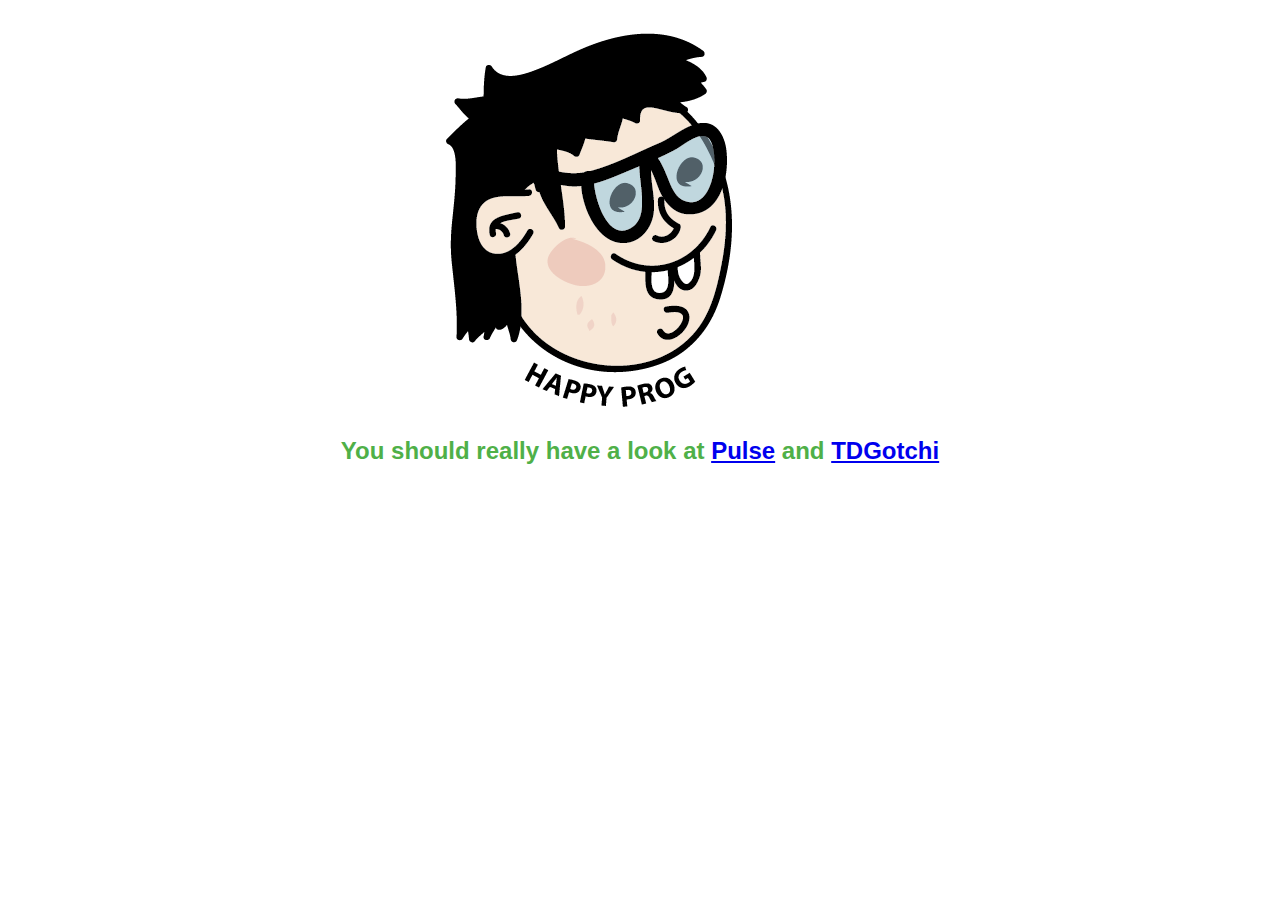
<file: index.html>
<html>
  <head>
    <title>HappyProg</title>
    <link rel="stylesheet" href="css/960.css" type="text/css"
    media="all" />
    <link rel="stylesheet" href="css/text.css" type="text/css"
    media="all" />
    <link rel="stylesheet" href="css/reset.css" type="text/css"
    media="all" />
    <link rel="stylesheet" href="css/sbastn.css" type="text/css" media="screen" />
    <script type="text/javascript">
      var _gaq = _gaq || [];
      _gaq.push(['_setAccount', 'UA-22086066-1']);
      _gaq.push(['_trackPageview']);

      (function() {
      var ga = document.createElement('script'); ga.type = 'text/javascript'; ga.async = true;
      ga.src = ('https:' == document.location.protocol ? 'https://ssl' : 'http://www') + '.google-analytics.com/ga.js';
      var s = document.getElementsByTagName('script')[0]; s.parentNode.insertBefore(ga, s);
      })();
    </script>
  </head>
  <body>
    <div class="container_12">
      <div class="grid_3 push_3">
        <img src="images/happyprog-large.png" alt="happyprog logo" />
      </div>
      <div class="clear"></div>
      <div class="grid_12 subtitle">
        <p>You should really have a look
        at <a href="http://www.happyprog.com/pulse/">Pulse</a>
        and <a href="http://www.happyprog.com/tdgotchi/">TDGotchi </a> </p> 
      </div>
    </div>
  </body>
</html>
</file>
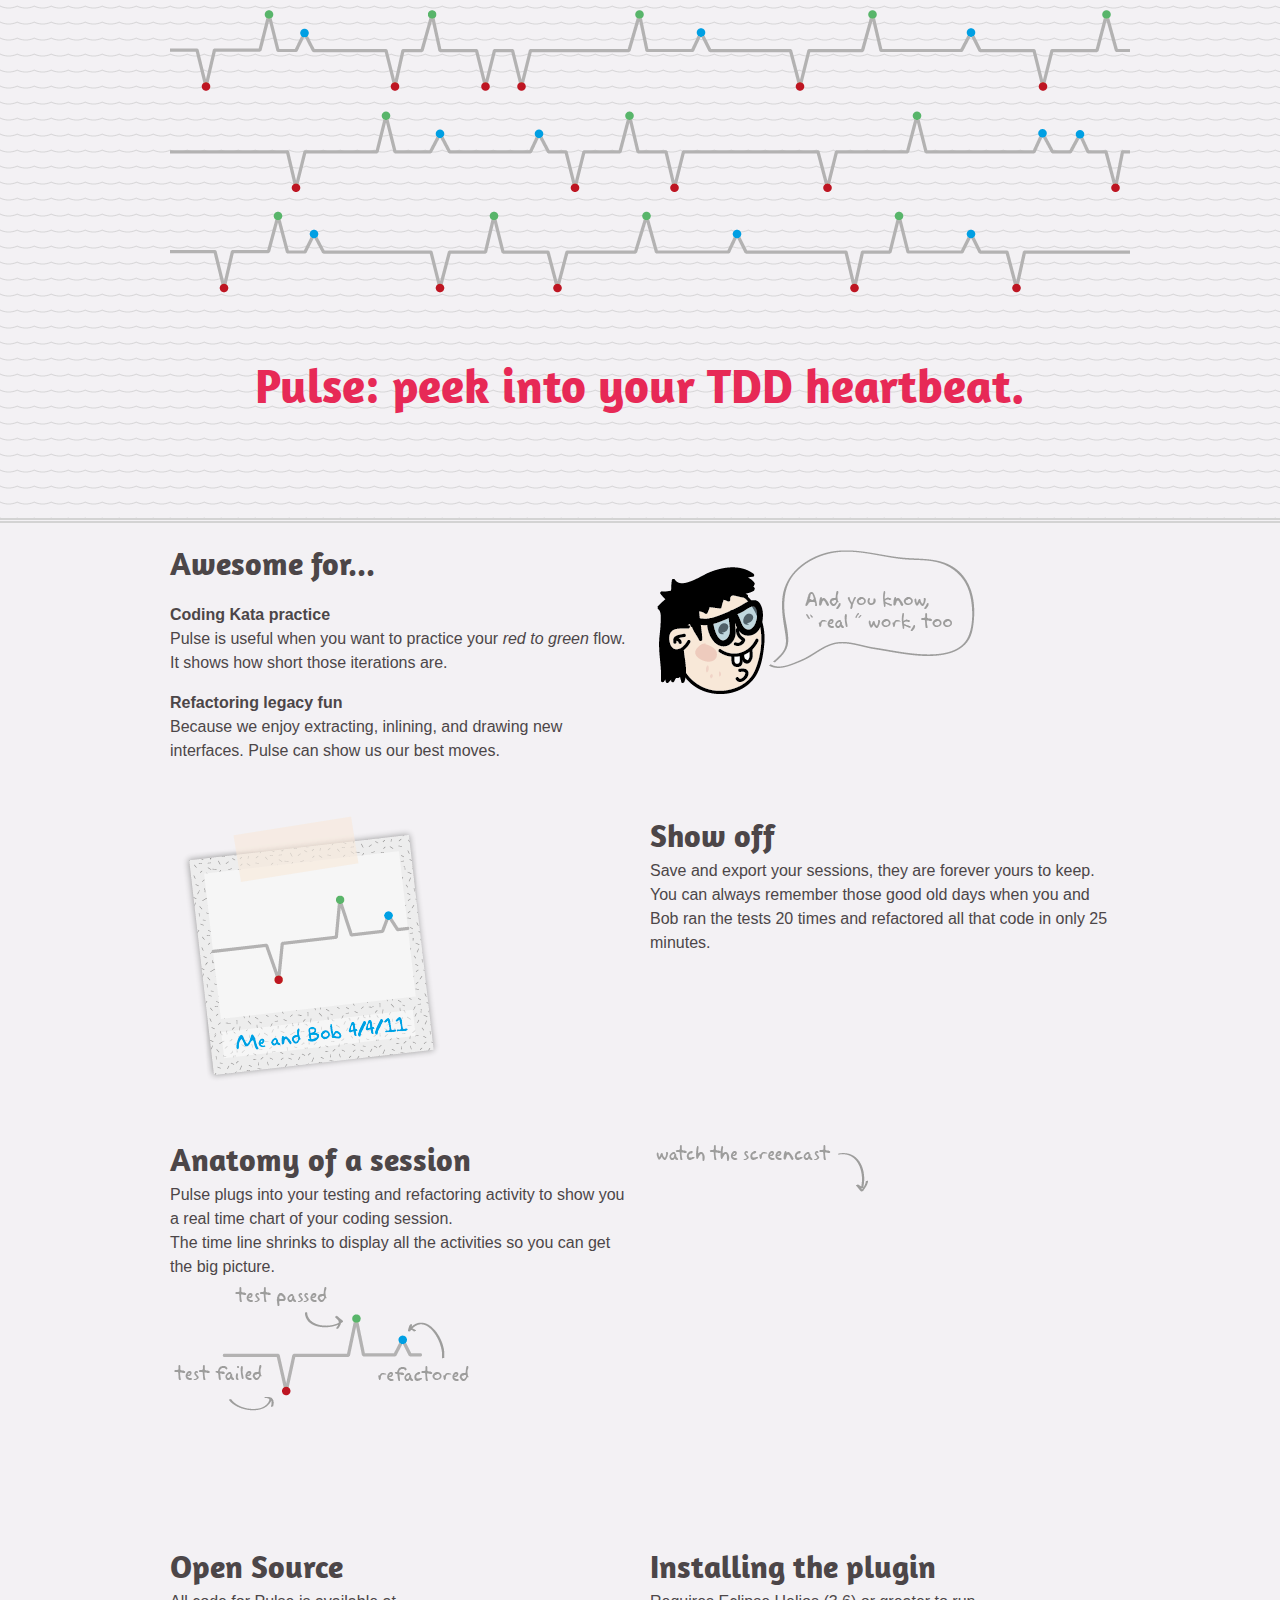
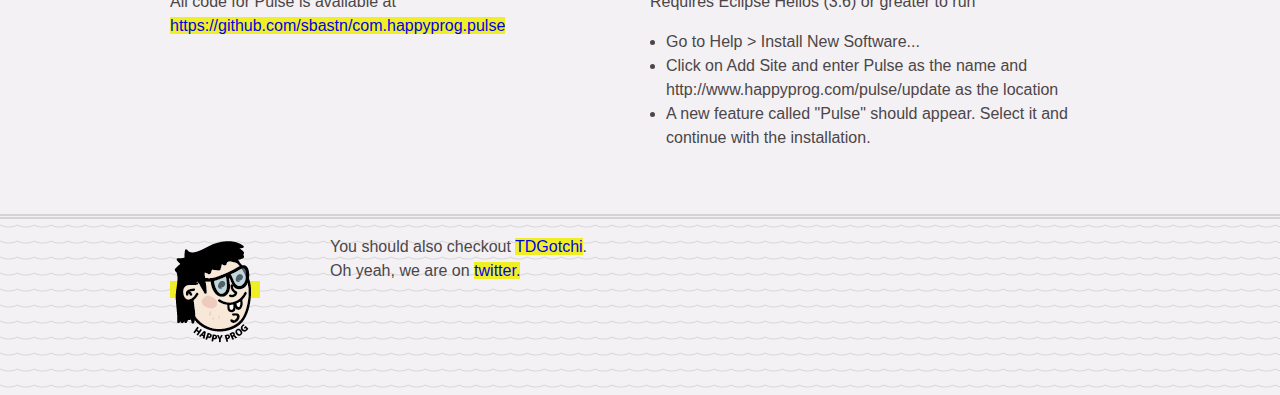
<file: pulse/index.html>
<html>
  <head>
    <title>happyprog - pulse</title>
    <link href='http://fonts.googleapis.com/css?family=Amaranth' rel='stylesheet' type='text/css'>
    <link rel="stylesheet" href="../css/960.css" type="text/css"
          media="all" />
    <link rel="stylesheet" href="../css/text.css" type="text/css"
          media="all" />
    <link rel="stylesheet" href="../css/reset.css" type="text/css"
          media="all" />
    <link rel="stylesheet" href="../css/pulse.css" type="text/css"
          media="all" />
    <script type="text/javascript">
      var _gaq = _gaq || []; 
      _gaq.push(['_setAccount', 'UA-22086066-1']); 
      _gaq.push(['_trackPageview']); 

      (function() { 
      var ga = document.createElement('script'); ga.type = 'text/javascript'; ga.async = true; 
      ga.src = ('https:' == document.location.protocol ? 'https://ssl' : 'http://www') + '.google-analytics.com/ga.js'; 
      var s = document.getElementsByTagName('script')[0]; s.parentNode.insertBefore(ga, s); 
      })(); 
    </script>
  </head>
  <body>
    <div class="intro">
      <div class="container_12">
        <div class="grid_12">
          <img src="../images/pulse-15.png" alt="happyprog" />
          <img src="../images/pulse-16.png" alt="happyprog" />
          <img src="../images/pulse-17.png" alt="happyprog" />
        </div>
        <div class="clear"></div>
        <div class="grid_12">
          <p class="bigtitle">Pulse: peek into your TDD heartbeat.</p>
        </div>
        <div class="clear space"></div>
      </div>
    </div>

    <div class="features">
      <div class="container_12">
        <div class="grid_6">
          <h1>Awesome for...</h1>
          <h2>Coding Kata practice</h2>
          <p>Pulse is useful when you want to practice your <em>red
              to green</em> flow. It shows how short those
            iterations are.</p>
          <h2>Refactoring legacy fun</h2>
          <p>Because we enjoy extracting, inlining, and drawing new
            interfaces. Pulse can show us our best moves.</p>
        </div>

        <div class="grid_6">
          <img src="../images/pulse-real-work-22.png" class="" alt="" />
        </div>
        <div class="clear space"></div>

        <div class="grid_6">
          <img src="../images/pulse-souvenir-21.png" class="" alt="" />
        </div>
        <div class="grid_6">
          <h1>Show off</h1>
          <p>Save and export your sessions, they are forever yours to
            keep. You can always remember those good old days when
            you and Bob ran the tests 20 times and refactored all that
            code in only 25 minutes.</p>
        </div>
        <div class="clear space"></div>

        <div class="grid_6">
          <h1>Anatomy of a session</h1>
          <p>Pulse plugs into your testing and refactoring activity to
            show you a real time chart of your coding session.</p>
          <p>The time line shrinks to display all the activities so you
            can get the big picture.</p>
          <img src="../images/pulse-anatomy-18.png" class="" alt="" />
        </div>
        <div class="grid_6">
          <img src="../images/pulse-watch-19.png" class="" alt="" />
          <iframe src="http://player.vimeo.com/video/21092674?byline=0&amp;portrait=0" width="400" height="300" frameborder="0"></iframe>
        </div>
        <div class="clear space"></div>

        <div class="grid_6">
          <h1>Open Source</h1>
          <p>All code for Pulse is available at <a href="https://github.com/sbastn/com.happyprog.pulse">https://github.com/sbastn/com.happyprog.pulse</a></p>
        </div>
        <div class="grid_6">
          <h1>Installing the plugin</h1>
          <p>Requires Eclipse Helios (3.6) or greater to run</p>
          <ul class="list-of-things">
            <li>Go to Help &gt; Install New Software...</li>
            <li>Click on Add Site and enter Pulse as the name and
              http://www.happyprog.com/pulse/update as the location</li>
            <li>A new feature called "Pulse" should appear. Select it
              and continue with the installation.</li>
          </ul>
        </div>
        <div class="clear space"></div>
      </div>
    </div>

    <div class="footer">
      <div class="container_12">
        <div class="grid_2">
          <a href="http://www.happyprog.com">
            <img src="../images/small-happyprog-logo.png" border="0"/>
          </a> 
        </div>
        <div class="grid_4">
          <p>You should also checkout <a href="http://www.happyprog.com/tdgotchi/">TDGotchi</a>.</p> 
          <p>Oh yeah, we are on <a href="http://twitter.com/iamhappyprog">twitter.</a></p>
        </div>
        <div class="grid_6 small">
          
        </div>
      </div>
      <div class="clear space"> </div>
    </div>
  </body>
</html>
</file>
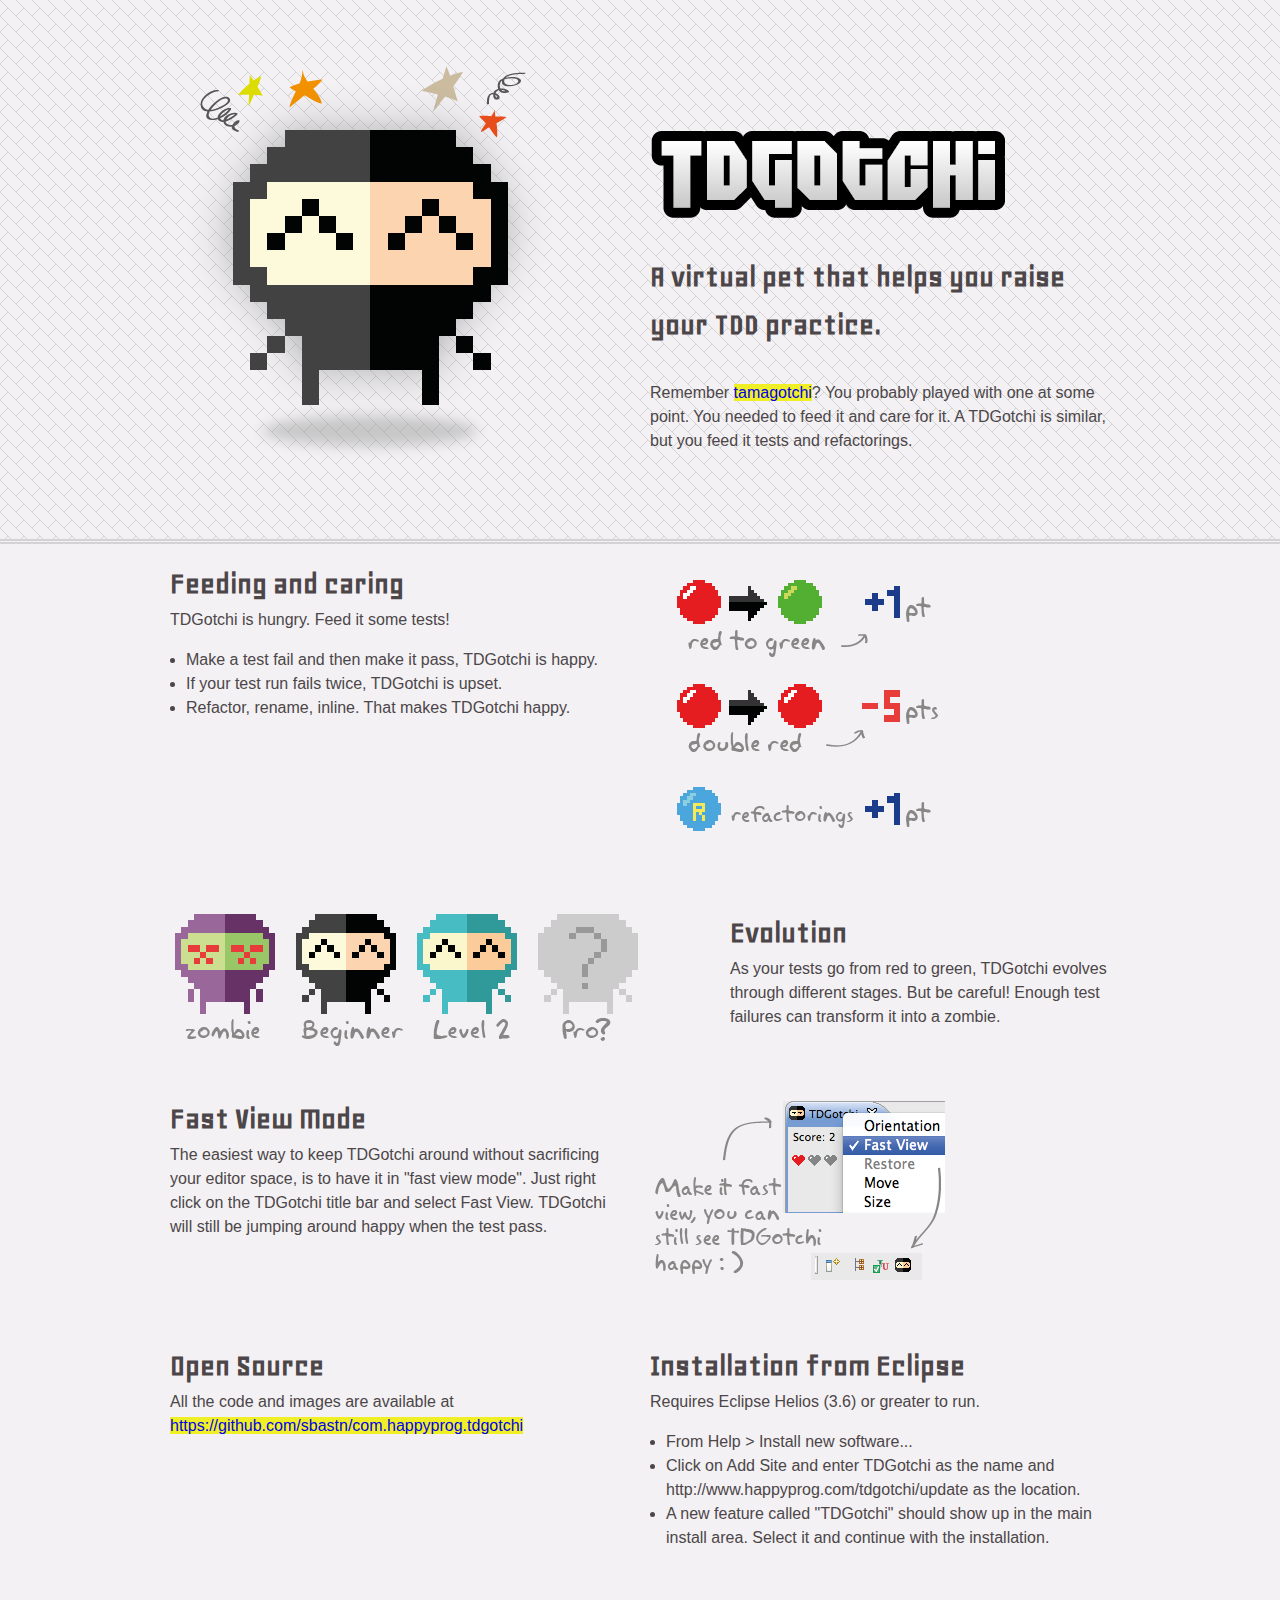
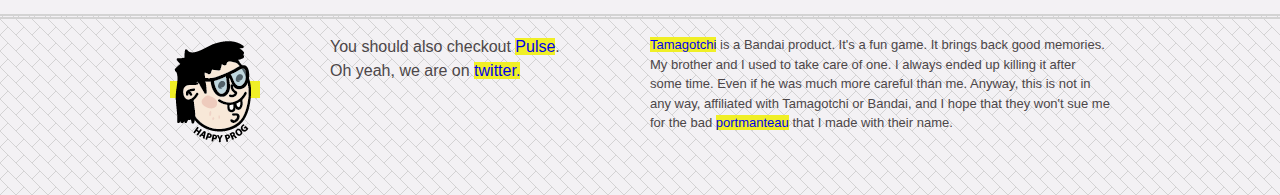
<file: tdgotchi/index.html>
<html>
  <head>
    <title>happyprog - TDGotchi</title>
    <link href='http://fonts.googleapis.com/css?family=Geo'
          rel='stylesheet' type='text/css'>
    <link rel="stylesheet" href="../css/960.css" type="text/css"
          media="all" />
    <link rel="stylesheet" href="../css/text.css" type="text/css"
          media="all" />
    <link rel="stylesheet" href="../css/reset.css" type="text/css"
          media="all" />
    <link rel="stylesheet" href="../css/tdgotchi.css" type="text/css"
          media="all" />
    <script type="text/javascript">
      var _gaq = _gaq || [];
      _gaq.push(['_setAccount', 'UA-22086066-1']); 
      _gaq.push(['_trackPageview']); 

      (function() { 
      var ga = document.createElement('script'); ga.type = 'text/javascript'; ga.async = true; 
      ga.src = ('https:' == document.location.protocol ? 'https://ssl' : 'http://www') + '.google-analytics.com/ga.js';
      var s = document.getElementsByTagName('script')[0]; s.parentNode.insertBefore(ga, s);
      })();
    </script>
  </head>
  <body>
    <div class="intro">
      <div class="container_12">
        <div class="clear space"></div>
        <div class="grid_6">
          <img src="../images/tdgotchi-no-circus.png" alt="happyprog" />
        </div>
        <div class="grid_6">
          <img src="../images/tdgotchi-title.png" class="img-title" alt="" />
          <p class="subtitle">A virtual pet that helps you
            raise your TDD practice.</p>
          <p>Remember <a href="http://www.bandai.com/tamagotchi/">tamagotchi</a>? You probably played with one at
            some point. You needed to feed it and care for it. A
            TDGotchi is similar, but you feed it
            tests and refactorings.</p> 
        </div>
        <div class="clear space"></div>      
      </div>
    </div>
    
    <div class="features">
      <div class="container_12">
        <div class="grid_6">
          <h1>Feeding and caring</h1>
          <p>TDGotchi is hungry. Feed it some tests!</p>
          <ul class="list-of-things">
            <li>Make a
              test fail and then make it pass, TDGotchi is happy.</li>
            <li>If your test run fails twice, TDGotchi is upset.</li>
            <li>Refactor, rename, inline. That makes TDGotchi happy.</li>
          </ul>
        </div>
        <div class="grid_6">
          <img src="../images/tdgotchi-scores.png" alt="scores" />
        </div>
        <div class="clear space"></div>
        <div class="grid_7">
          <img src="../images/tdgotchi-evolution.png" alt="evolution" />
        </div>
        <div class="grid_5">
          <h1>Evolution</h1>
          <p>As your tests go from red to green, TDGotchi
            evolves through different stages. But be careful! Enough
            test failures can transform it into a zombie.</p>
        </div>
        <div class="clear space"></div>
        <div class="grid_6">
          <h1>Fast View Mode</h1>
          <p>The easiest way to keep TDGotchi around without
            sacrificing your editor space, is to have it in "fast view
            mode". Just right click on the TDGotchi title bar and
            select Fast View. TDGotchi will still be jumping around
            happy when the test pass.</p>
        </div>
        <div class="grid_6">
          <img src="../images/tdgotchi-fast-view.png" class="" alt="" />
        </div>
        <div class="clear space"></div>    
        <div class="grid_6">
          <h1>Open Source</h1>
          <p>All the code and images are available
            at <a href="https://github.com/sbastn/com.happyprog.tdgotchi">https://github.com/sbastn/com.happyprog.tdgotchi</a> </p>
        </div>
        <div class="grid_6">
          <h1>Installation from Eclipse</h1>
          <p>Requires Eclipse Helios (3.6) or greater to run.</p>
          <ul class="list-of-things">
            <li>From Help > Install new software...</li>
            <li>Click on Add Site and enter TDGotchi as the name and
              http://www.happyprog.com/tdgotchi/update as the
              location.</li>
            <li>A new feature called "TDGotchi" should show up in the
              main install area. Select it and continue with the installation.</li>
          </ul>
        </div>
        <div class="clear space"></div>
      </div>   
    </div>

    <div class="footer">
      <div class="container_12">
        <div class="grid_2">
          <a href="http://www.happyprog.com">
            <img src="../images/small-happyprog-logo.png" border="0"/>
          </a> 
        </div>
        <div class="grid_4">
          <p>You should also checkout <a href="http://www.happyprog.com/pulse">Pulse</a>.</p> 
          <p>Oh yeah, we are on <a href="http://twitter.com/iamhappyprog">twitter.</a></p>
        </div>
        <div class="grid_6 small">
          <a href="http://www.bandai.com/tamagotchi/">Tamagotchi</a>
          is a Bandai product. It's a fun game. It brings back good
          memories. My brother and I used to take care of one. I
          always ended up killing it after some time. Even if he was much more
          careful than me. Anyway, this is not in any way, affiliated
          with Tamagotchi or Bandai, and I hope that they won't sue me
          for the
          bad <a href="http://en.wikipedia.org/wiki/Portmanteau">portmanteau</a>
          that I made with their name.
        </div>
      </div>
      <div class="clear space"> </div>
    </div>
  </body>
</html>
</file>
<file: css/960.css>
body{min-width:960px}.container_12,.container_16{margin-left:auto;margin-right:auto;width:960px}.grid_1,.grid_2,.grid_3,.grid_4,.grid_5,.grid_6,.grid_7,.grid_8,.grid_9,.grid_10,.grid_11,.grid_12,.grid_13,.grid_14,.grid_15,.grid_16{display:inline;float:left;margin-left:10px;margin-right:10px}.push_1,.pull_1,.push_2,.pull_2,.push_3,.pull_3,.push_4,.pull_4,.push_5,.pull_5,.push_6,.pull_6,.push_7,.pull_7,.push_8,.pull_8,.push_9,.pull_9,.push_10,.pull_10,.push_11,.pull_11,.push_12,.pull_12,.push_13,.pull_13,.push_14,.pull_14,.push_15,.pull_15{position:relative}.container_12 .grid_3,.container_16 .grid_4{width:220px}.container_12 .grid_6,.container_16 .grid_8{width:460px}.container_12 .grid_9,.container_16 .grid_12{width:700px}.container_12 .grid_12,.container_16 .grid_16{width:940px}.alpha{margin-left:0}.omega{margin-right:0}.container_12 .grid_1{width:60px}.container_12 .grid_2{width:140px}.container_12 .grid_4{width:300px}.container_12 .grid_5{width:380px}.container_12 .grid_7{width:540px}.container_12 .grid_8{width:620px}.container_12 .grid_10{width:780px}.container_12 .grid_11{width:860px}.container_16 .grid_1{width:40px}.container_16 .grid_2{width:100px}.container_16 .grid_3{width:160px}.container_16 .grid_5{width:280px}.container_16 .grid_6{width:340px}.container_16 .grid_7{width:400px}.container_16 .grid_9{width:520px}.container_16 .grid_10{width:580px}.container_16 .grid_11{width:640px}.container_16 .grid_13{width:760px}.container_16 .grid_14{width:820px}.container_16 .grid_15{width:880px}.container_12 .prefix_3,.container_16 .prefix_4{padding-left:240px}.container_12 .prefix_6,.container_16 .prefix_8{padding-left:480px}.container_12 .prefix_9,.container_16 .prefix_12{padding-left:720px}.container_12 .prefix_1{padding-left:80px}.container_12 .prefix_2{padding-left:160px}.container_12 .prefix_4{padding-left:320px}.container_12 .prefix_5{padding-left:400px}.container_12 .prefix_7{padding-left:560px}.container_12 .prefix_8{padding-left:640px}.container_12 .prefix_10{padding-left:800px}.container_12 .prefix_11{padding-left:880px}.container_16 .prefix_1{padding-left:60px}.container_16 .prefix_2{padding-left:120px}.container_16 .prefix_3{padding-left:180px}.container_16 .prefix_5{padding-left:300px}.container_16 .prefix_6{padding-left:360px}.container_16 .prefix_7{padding-left:420px}.container_16 .prefix_9{padding-left:540px}.container_16 .prefix_10{padding-left:600px}.container_16 .prefix_11{padding-left:660px}.container_16 .prefix_13{padding-left:780px}.container_16 .prefix_14{padding-left:840px}.container_16 .prefix_15{padding-left:900px}.container_12 .suffix_3,.container_16 .suffix_4{padding-right:240px}.container_12 .suffix_6,.container_16 .suffix_8{padding-right:480px}.container_12 .suffix_9,.container_16 .suffix_12{padding-right:720px}.container_12 .suffix_1{padding-right:80px}.container_12 .suffix_2{padding-right:160px}.container_12 .suffix_4{padding-right:320px}.container_12 .suffix_5{padding-right:400px}.container_12 .suffix_7{padding-right:560px}.container_12 .suffix_8{padding-right:640px}.container_12 .suffix_10{padding-right:800px}.container_12 .suffix_11{padding-right:880px}.container_16 .suffix_1{padding-right:60px}.container_16 .suffix_2{padding-right:120px}.container_16 .suffix_3{padding-right:180px}.container_16 .suffix_5{padding-right:300px}.container_16 .suffix_6{padding-right:360px}.container_16 .suffix_7{padding-right:420px}.container_16 .suffix_9{padding-right:540px}.container_16 .suffix_10{padding-right:600px}.container_16 .suffix_11{padding-right:660px}.container_16 .suffix_13{padding-right:780px}.container_16 .suffix_14{padding-right:840px}.container_16 .suffix_15{padding-right:900px}.container_12 .push_3,.container_16 .push_4{left:240px}.container_12 .push_6,.container_16 .push_8{left:480px}.container_12 .push_9,.container_16 .push_12{left:720px}.container_12 .push_1{left:80px}.container_12 .push_2{left:160px}.container_12 .push_4{left:320px}.container_12 .push_5{left:400px}.container_12 .push_7{left:560px}.container_12 .push_8{left:640px}.container_12 .push_10{left:800px}.container_12 .push_11{left:880px}.container_16 .push_1{left:60px}.container_16 .push_2{left:120px}.container_16 .push_3{left:180px}.container_16 .push_5{left:300px}.container_16 .push_6{left:360px}.container_16 .push_7{left:420px}.container_16 .push_9{left:540px}.container_16 .push_10{left:600px}.container_16 .push_11{left:660px}.container_16 .push_13{left:780px}.container_16 .push_14{left:840px}.container_16 .push_15{left:900px}.container_12 .pull_3,.container_16 .pull_4{left:-240px}.container_12 .pull_6,.container_16 .pull_8{left:-480px}.container_12 .pull_9,.container_16 .pull_12{left:-720px}.container_12 .pull_1{left:-80px}.container_12 .pull_2{left:-160px}.container_12 .pull_4{left:-320px}.container_12 .pull_5{left:-400px}.container_12 .pull_7{left:-560px}.container_12 .pull_8{left:-640px}.container_12 .pull_10{left:-800px}.container_12 .pull_11{left:-880px}.container_16 .pull_1{left:-60px}.container_16 .pull_2{left:-120px}.container_16 .pull_3{left:-180px}.container_16 .pull_5{left:-300px}.container_16 .pull_6{left:-360px}.container_16 .pull_7{left:-420px}.container_16 .pull_9{left:-540px}.container_16 .pull_10{left:-600px}.container_16 .pull_11{left:-660px}.container_16 .pull_13{left:-780px}.container_16 .pull_14{left:-840px}.container_16 .pull_15{left:-900px}.clear{clear:both;display:block;overflow:hidden;visibility:hidden;width:0;height:0}.clearfix:before,.clearfix:after{content:'\0020';display:block;overflow:hidden;visibility:hidden;width:0;height:0}.clearfix:after{clear:both}.clearfix{zoom:1}
</file>
<file: css/text.css>
body{font:13px/1.5 'Helvetica Neue',Arial,'Liberation Sans',FreeSans,sans-serif}a:focus{outline:1px dotted}hr{border:0 #ccc solid;border-top-width:1px;clear:both;height:0}h1{font-size:25px}h2{font-size:23px}h3{font-size:21px}h4{font-size:19px}h5{font-size:17px}h6{font-size:15px}ol{list-style:decimal}ul{list-style:disc}li{margin-left:30px}p,dl,hr,h1,h2,h3,h4,h5,h6,ol,ul,pre,table,address,fieldset,figure{margin-bottom:20px}
</file>
<file: css/sbastn.css>
.title {
    font-size:2.5em;
    color: #4FB048;
    text-align: center;
    font-weight: bold;
}

.bar {
    background-color:black;
    padding-top: 10px;
}

.white {
    background-color:white;
}

.subtitle {
    font-size: x-large;
    color: #4FB048;
    text-align: center;
    font-weight: bold;
}

.small-print {
    font-size: small;
    text-align:right;
}
.box {
    text-align: center;
    background-color: #F9F2BB;
}

.space {
    padding-top: 3em;
}

h1 {
    padding-bottom: 1em;
    padding-top: 1em;
}
</file>
<file: css/pulse.css>
body {
    color:#4C4648;
}

h1 { 
    font-family: 'Amaranth', arial, serif; 
    font-size:2em;
    color:#4C4648;
}

h2 {
    padding-top:1em;
}

a {
    background-color:#F0EF26;
    text-decoration: none;
}

.small {
    font-size:small;
}

.img-title {
    margin-top:80px;
}

.bigtitle {
    font-size:3em;
    font-family: 'Amaranth', arial, serif;
    font-weight:bold;
    padding-bottom: 1em;
    padding-top:1em;
    text-align:center;
    color:#E72956;
}

.space {
    padding-top: 3em;
}

.list-of-things {
    padding:1em;
}

.intro {
    background:#F3F1F4 url(../images/grains-20.png);
}

.features {
    padding-top:1em;
    border-top: thick double lightgray;
    background-color:#F3F1F4;
}

.footer {
    padding-top:1em;
    border-top: thick double lightgray;
    background:#F3F1F4 url(../images/grains-20.png);
}
</file>
<file: css/tdgotchi.css>
body {
    color:#4C4648;
}

h1 { 
    font-family: 'Geo', arial, serif; 
    font-size:2em;
    color:#4C4648;
}

a {
    background-color:#F0EF26;
    text-decoration: none;
}

.small {
    font-size:small;
}

.img-title {
    margin-top:80px;
}

.subtitle {
    font-size:2em;
    font-family: 'Geo', arial, serif;
    font-weight:bold;
    padding-bottom: 1em;
    padding-top:1em;
}

.space {
    padding-top: 3em;
}

.list-of-things {
    padding:1em;
}

.intro {
    background:#F3F1F4 url(../images/tiles.png);
}

.features {
    padding-top:1em;
    border-top: thick double lightgray;
    background-color:#F3F1F4;
}

.footer {
    padding-top:1em;
    border-top: thick double lightgray;
    background:#F3F1F4 url(../images/tiles.png);
}
</file>
